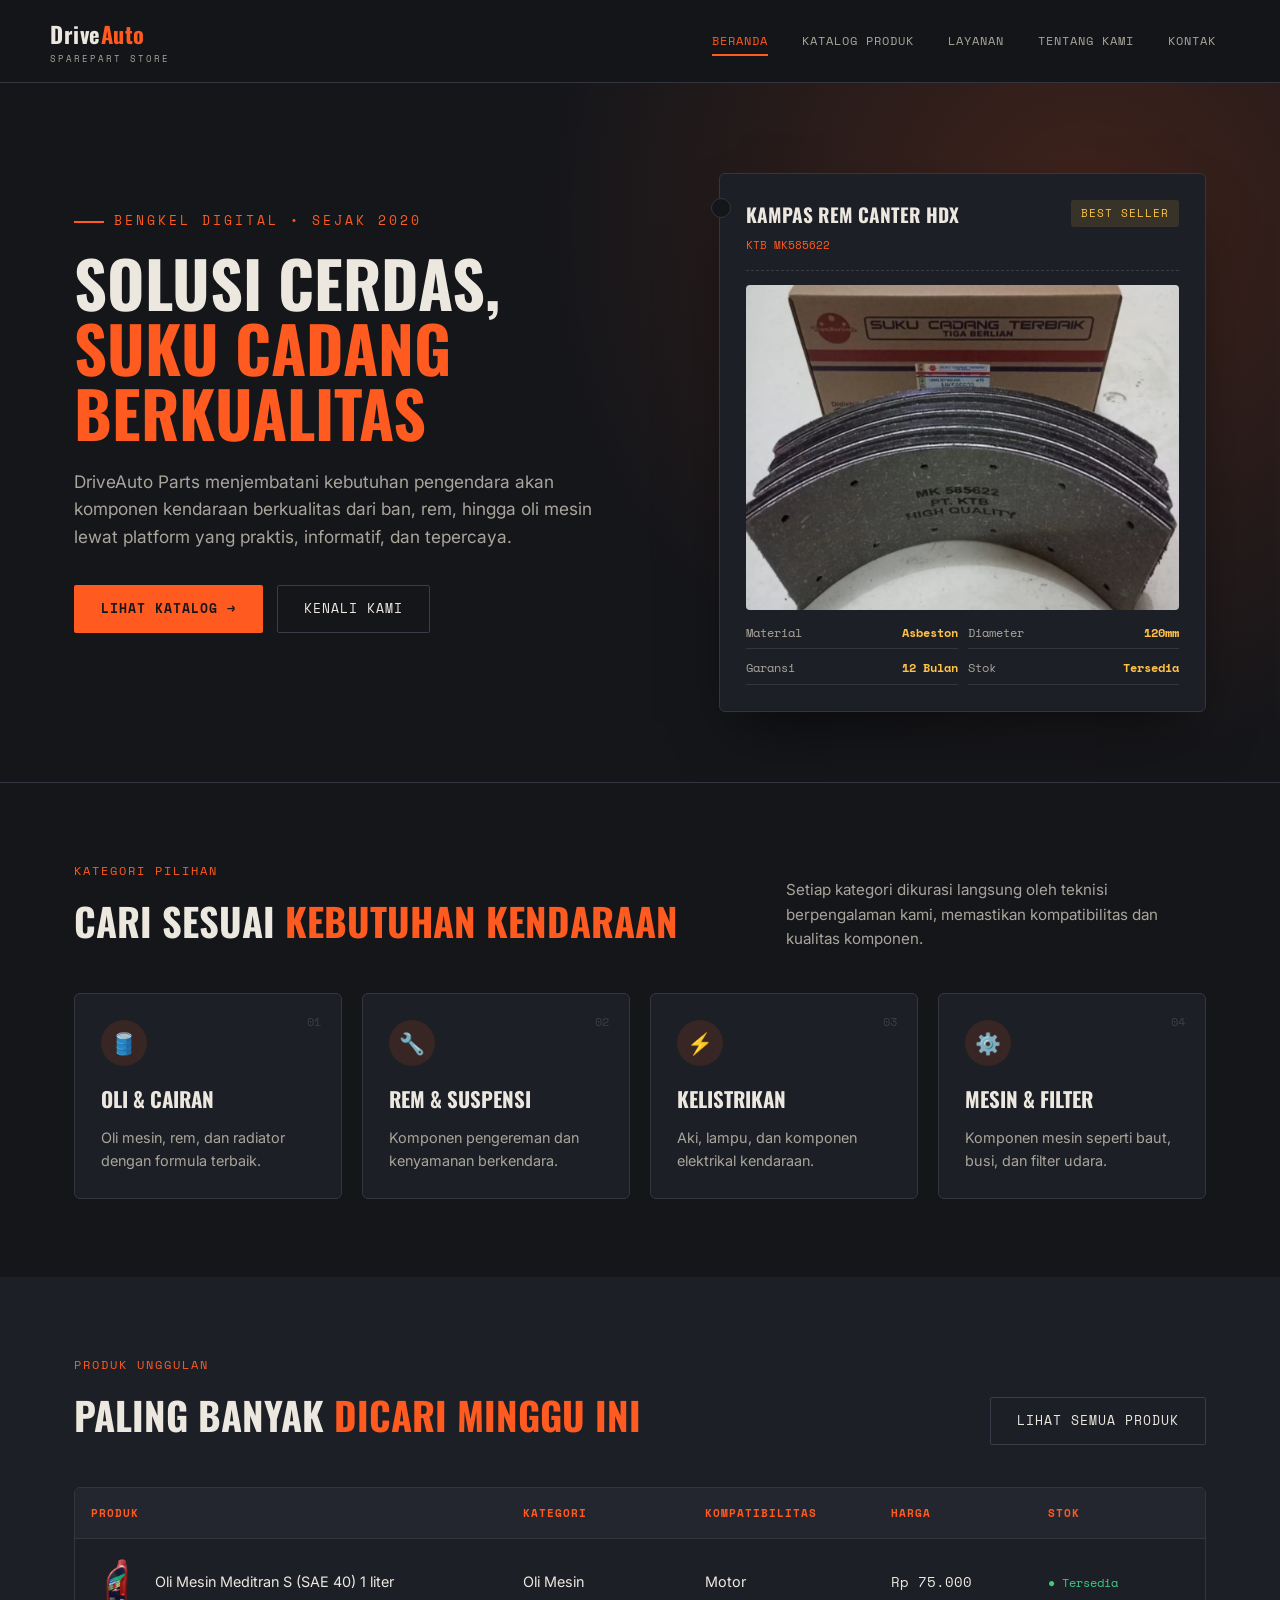
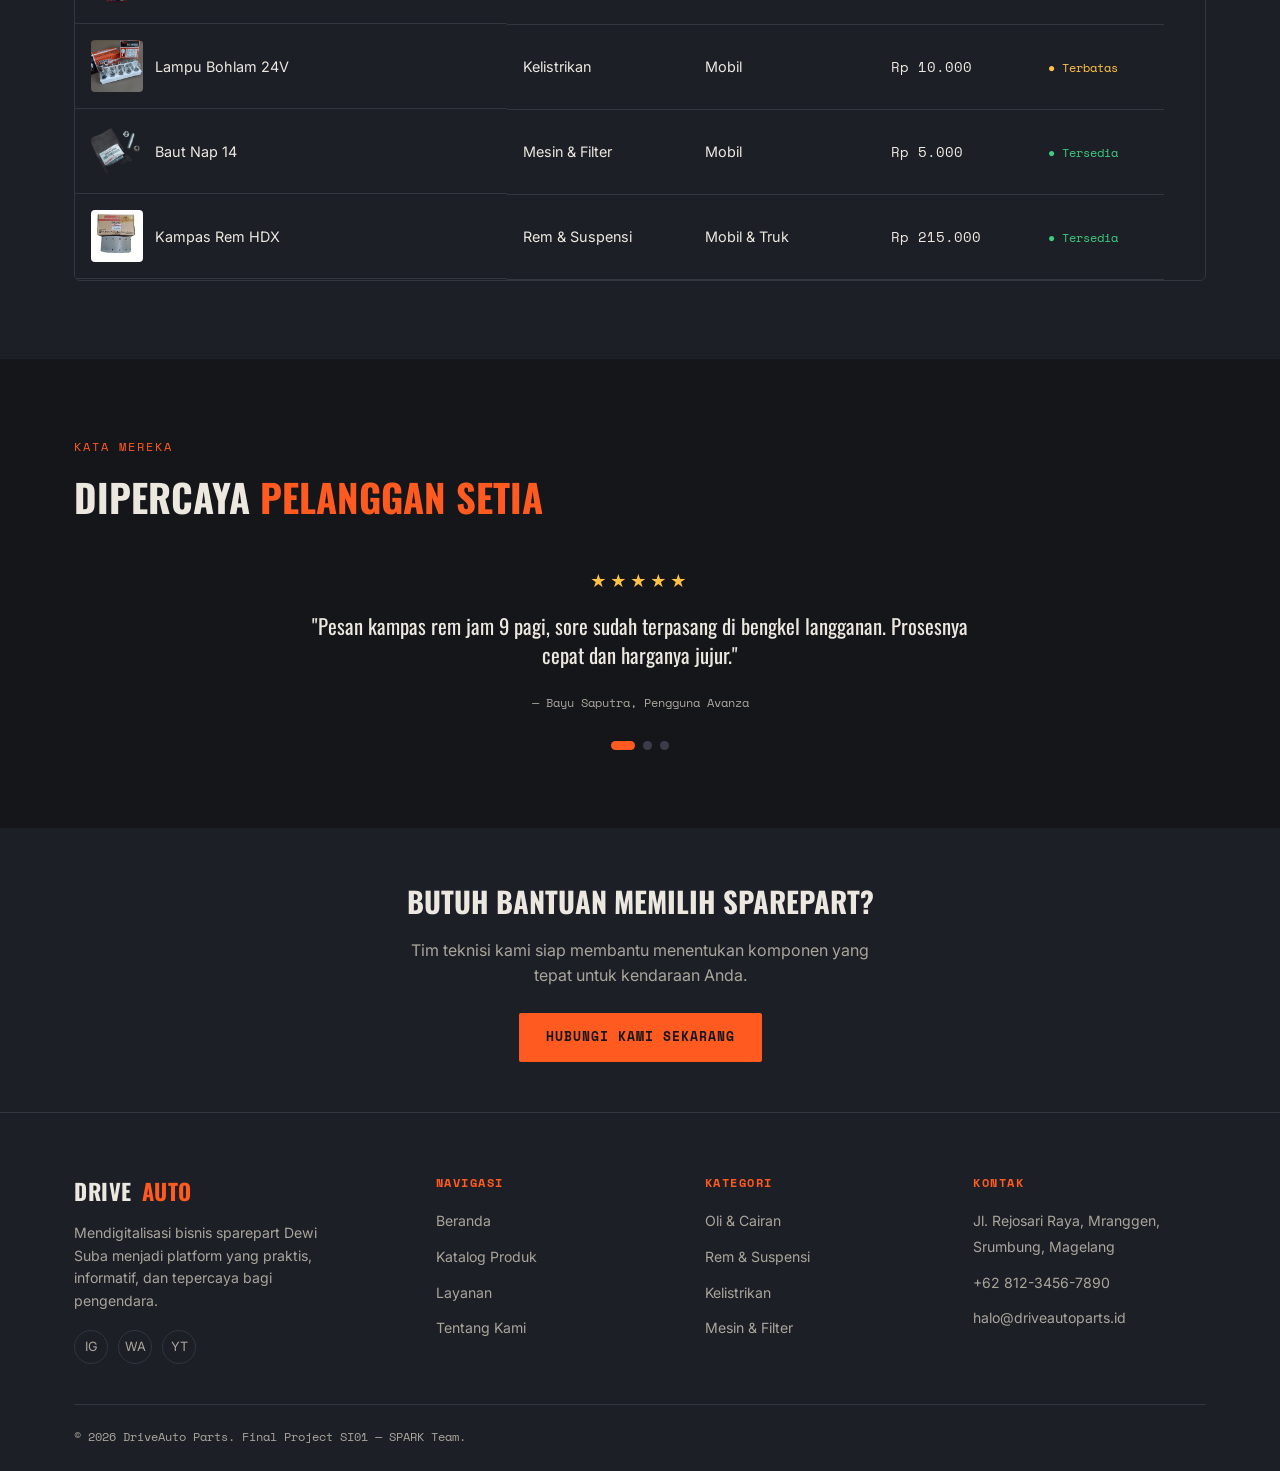
<file: index.html>
<!DOCTYPE html>
<html lang="id">
<head>
<meta charset="UTF-8">
<meta name="viewport" content="width=device-width, initial-scale=1.0">
<title>DriveAuto Parts — Sparepart Kendaraan Terpercaya</title>
<meta name="description" content="DriveAuto Parts menyediakan sparepart kendaraan berkualitas, lengkap, dan tepercaya. Belanja cepat, aman, dan bergaransi.">
<link rel="stylesheet" href="assets/css/style.css">
</head>
<body>

<header class="site-header">
  <div class="wrap nav">
    <a href="index.html" class="brand">
      <span>Drive<span class="dot">Auto</span><br><small>SPAREPART STORE</small></span>
    </a>
    <nav class="nav-links">
      <a href="index.html" class="active">Beranda</a>
      <a href="produk.html">Katalog Produk</a>
      <a href="layanan.html">Layanan</a>
      <a href="tentang.html">Tentang Kami</a>
      <a href="kontak.html">Kontak</a>
    </nav>
  </div>
</header>

<section class="hero">
  <div class="wrap hero-grid">
    <div>
      <span class="eyebrow">Bengkel Digital • Sejak 2020</span>
      <h1>SOLUSI CERDAS,<br><span>SUKU CADANG BERKUALITAS</span></h1>
      <p class="lead">DriveAuto Parts menjembatani kebutuhan pengendara akan komponen kendaraan berkualitas dari ban,
         rem, hingga oli mesin lewat platform yang praktis, informatif, dan tepercaya.</p>
      <div class="hero-actions">
        <a href="produk.html" class="btn btn-primary">Lihat Katalog →</a>
        <a href="tentang.html" class="btn btn-ghost">Kenali Kami</a>
      </div>
    </div>

    <div class="parts-tag">
      <div class="parts-tag-head">
        <div>
          <h3>Kampas Rem Canter HDX</h3>
          <span class="tag-code">KTB MK585622</span>
        </div>
        <span class="badge">Best Seller</span>
      </div>
      <div class="tag-img">
        <img src="assets/img/kampas.jpg" alt="Kampas Rem Canter HDX DriveAuto Parts">
      </div>
      <div class="tag-specs">
        <div><span>Material</span><b>Asbeston</b></div>
        <div><span>Diameter</span><b>120mm</b></div>
        <div><span>Garansi</span><b>12 Bulan</b></div>
        <div><span>Stok</span><b>Tersedia</b></div>
      </div>
    </div>
  </div>
</section>

<section class="section">
  <div class="wrap">
    <div class="section-head">
      <div>
        <span class="kicker">Kategori Pilihan</span>
        <h2>Cari Sesuai <span>Kebutuhan Kendaraan</span></h2>
      </div>
      <p>Setiap kategori dikurasi langsung oleh teknisi berpengalaman kami,
        memastikan kompatibilitas dan kualitas komponen.</p>
    </div>

    <div class="grid-4">
      <div class="cat-card">
        <span class="num">01</span>
        <div class="cat-icon">🛢️</div>
        <h3>Oli &amp; Cairan</h3>
        <p>Oli mesin, rem, dan radiator dengan formula terbaik.</p>
      </div>
      <div class="cat-card">
        <span class="num">02</span>
        <div class="cat-icon">🔧</div>
        <h3>Rem &amp; Suspensi</h3>
        <p>Komponen pengereman dan kenyamanan berkendara.</p>
      </div>
      <div class="cat-card">
        <span class="num">03</span>
        <div class="cat-icon">⚡</div>
        <h3>Kelistrikan</h3>
        <p>Aki, lampu, dan komponen elektrikal kendaraan.</p>
      </div>
      <div class="cat-card">
        <span class="num">04</span>
        <div class="cat-icon">⚙️</div>
        <h3>Mesin &amp; Filter</h3>
        <p>Komponen mesin seperti baut, busi, dan filter udara.</p>
      </div>
    </div>
  </div>
</section>

<section class="section alt">
  <div class="wrap">
    <div class="section-head">
      <div>
        <span class="kicker">Produk Unggulan</span>
        <h2>Paling Banyak <span>Dicari Minggu Ini</span></h2>
      </div>
      <a href="produk.html" class="btn btn-ghost">Lihat Semua Produk</a>
    </div>

    <div class="table-wrap">
      <table class="parts-table">
        <thead>
          <tr><th>Produk</th><th>Kategori</th><th>Kompatibilitas</th><th>Harga</th><th>Stok</th><th></th></tr>
        </thead>
        <tbody>
          <tr>
            <td class="prod-name"><img class="prod-thumb" src="assets/img/olimeds.png" 
              alt="Oli mesin Meditran">Oli Mesin Meditran S (SAE 40) 1 liter</td>
            <td>Oli Mesin</td><td>Motor</td><td class="price">Rp 75.000</td>
            <td><span class="stock-ok">● Tersedia</span></td>
          </tr>
          <tr>
            <td class="prod-name"><img class="prod-thumb" src="assets/img/lampu24w.jpg" 
              alt="Lampu bohlam 24V">Lampu Bohlam 24V</td>
            <td>Kelistrikan</td><td>Mobil</td><td class="price">Rp 10.000</td>
            <td><span class="stock-low">● Terbatas</span></td>
          </tr>
          <tr>
            <td class="prod-name"><img class="prod-thumb" src="assets/img/b.nap14.png" 
              alt="baut nap 14">Baut Nap 14</td>
            <td>Mesin &amp; Filter</td><td>Mobil</td><td class="price">Rp 5.000</td>
            <td><span class="stock-ok">● Tersedia</span></td>
          </tr>
          <tr>
            <td class="prod-name"><img class="prod-thumb" src="assets/img/k.remhdx.jpeg" 
              alt="Kampas rem hdx">Kampas Rem HDX</td>
            <td>Rem &amp; Suspensi</td><td>Mobil &amp; Truk</td><td class="price">Rp 215.000</td>
            <td><span class="stock-ok">● Tersedia</span></td>
          </tr>
        </tbody>
      </table>
    </div>
  </div>
</section>

<section class="section">
  <div class="wrap">
    <div class="section-head">
      <div>
        <span class="kicker">Kata Mereka</span>
        <h2>Dipercaya <span>Pelanggan Setia</span></h2>
      </div>
    </div>
    <div class="slider">
      <div class="slide active">
        <div class="stars">★★★★★</div>
        <blockquote>"Pesan kampas rem jam 9 pagi, sore sudah terpasang di bengkel langganan. Prosesnya cepat dan harganya jujur."</blockquote>
        <cite>— Bayu Saputra, Pengguna Avanza</cite>
      </div>
      <div class="slide">
        <div class="stars">★★★★★</div>
        <blockquote>"Stok selalu update dan nomor part-nya akurat, jadi tidak salah beli komponen untuk motor matic saya."</blockquote>
        <cite>— Rina Kartika, Pengguna Vario</cite>
      </div>
      <div class="slide">
        <div class="stars">★★★★☆</div>
        <blockquote>"Tim CS-nya responsif banget kalau ditanya kompatibilitas sparepart. Sangat membantu pemula seperti saya."</blockquote>
        <cite>— Dimas Pratama, Pengguna Xenia</cite>
      </div>
      <div class="slider-dots">
        <button class="active"></button><button></button><button></button>
      </div>
    </div>
  </div>
</section>

<section class="section-tight alt">
  <div class="wrap" style="text-align:center;">
    <h2 style="font-family:var(--font-display);text-transform:uppercase;font-size:1.8rem;margin-bottom:14px;">
      Butuh Bantuan Memilih Sparepart?</h2>
    <p style="color:var(--paper-dim);max-width:480px;margin:0 auto 24px;">
      Tim teknisi kami siap membantu menentukan komponen yang tepat untuk kendaraan Anda.</p>
    <a href="kontak.html" class="btn btn-primary">Hubungi Kami Sekarang</a>
  </div>
</section>

<footer class="site-footer">
  <div class="wrap">
    <div class="footer-grid">
      <div>
        <div class="brand" style="margin-bottom:14px;">DRIVE<span class="dot">AUTO</span></div>
        <p style="color:var(--paper-dim);font-size:.88rem;max-width:280px;">Mendigitalisasi bisnis sparepart 
          Dewi Suba menjadi platform yang praktis, informatif, dan tepercaya bagi pengendara.</p>
        <div class="social-row" style="margin-top:18px;">
          <a href="#" aria-label="Instagram">IG</a>
          <a href="#" aria-label="WhatsApp">WA</a>
          <a href="#" aria-label="YouTube">YT</a>
        </div>
      </div>
      <div>
        <h5>Navigasi</h5>
        <ul>
          <li><a href="index.html">Beranda</a></li>
          <li><a href="produk.html">Katalog Produk</a></li>
          <li><a href="layanan.html">Layanan</a></li>
          <li><a href="tentang.html">Tentang Kami</a></li>
        </ul>
      </div>
      <div>
        <h5>Kategori</h5>
        <ul>
          <li><a href="produk.html">Oli &amp; Cairan</a></li>
          <li><a href="produk.html">Rem &amp; Suspensi</a></li>
          <li><a href="produk.html">Kelistrikan</a></li>
          <li><a href="produk.html">Mesin &amp; Filter</a></li>
        </ul>
      </div>
      <div>
        <h5>Kontak</h5>
        <ul>
          <li><a href="kontak.html">Jl. Rejosari Raya, Mranggen, Srumbung, Magelang</a></li>
          <li><a href="tel:+6281234567890">+62 812-3456-7890</a></li>
          <li><a href="mailto:halo@driveautoparts.id">halo@driveautoparts.id</a></li>
        </ul>
      </div>
    </div>
    <div class="footer-bottom">
      <span>© <span id="current-year">2026</span> DriveAuto Parts. Final Project SI01 — SPARK Team.</span>
    </div>
  </div>
</footer>

<script src="assets/js/main.js"></script>
</body>
</html>
</file>
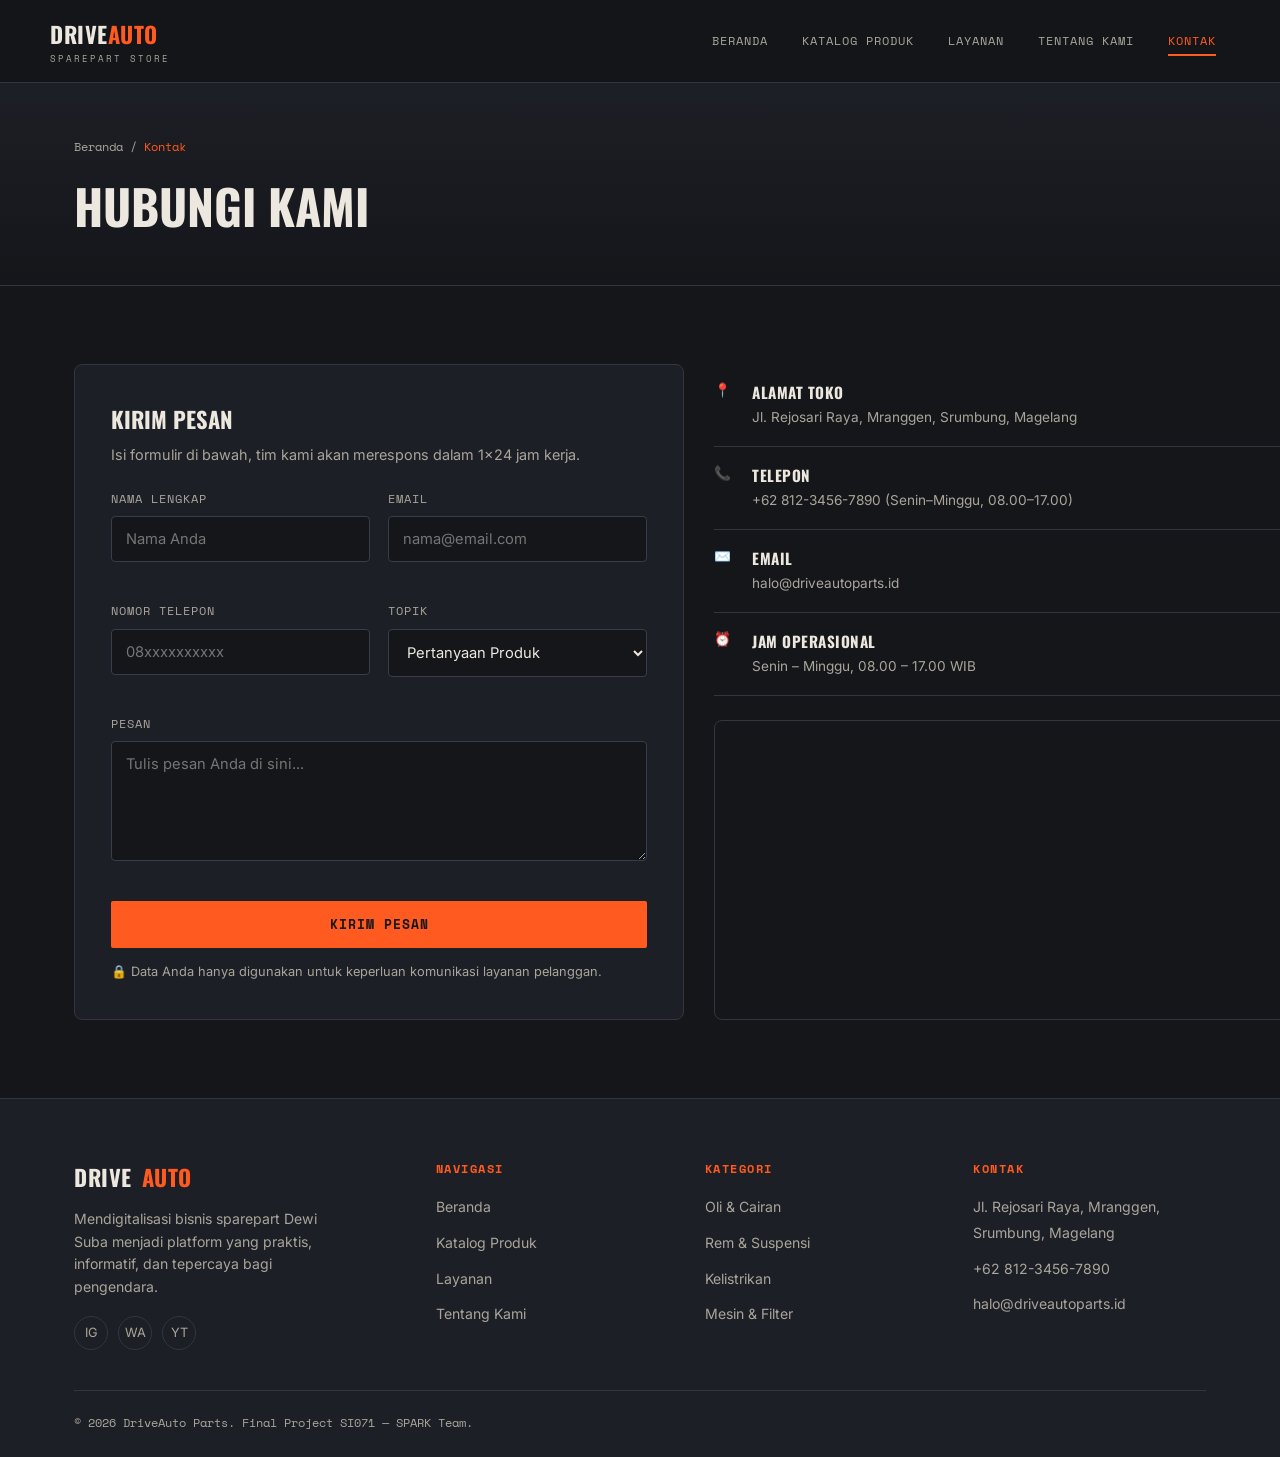
<file: kontak.html>
<!DOCTYPE html>
<html lang="id">
<head>
<meta charset="UTF-8">
<meta name="viewport" content="width=device-width, initial-scale=1.0">
<title>Kontak — DriveAuto Parts</title>
<meta name="description" content="Hubungi DriveAuto Parts untuk pertanyaan seputar sparepart kendaraan, pengiriman, dan kerja sama.">
<link rel="stylesheet" href="assets/css/style.css">
</head>
<body>

<header class="site-header">
  <div class="wrap nav">
    <a href="index.html" class="brand">
      <span>DRIVE<span class="dot">AUTO</span><br><small>SPAREPART STORE</small></span>
    </a>
    <nav class="nav-links">
      <a href="index.html">Beranda</a>
      <a href="produk.html">Katalog Produk</a>
      <a href="layanan.html">Layanan</a>
      <a href="tentang.html">Tentang Kami</a>
      <a href="kontak.html" class="active">Kontak</a>
    </nav>
  </div>
</header>

<section class="page-banner">
  <div class="wrap">
    <div class="breadcrumb">Beranda / <span>Kontak</span></div>
    <h1>Hubungi Kami</h1>
  </div>
</section>

<section class="section">
  <div class="wrap grid-2" style="align-items:flex-start;">
    <div class="form-card">
      <h2 style="font-family:var(--font-display);text-transform:uppercase;font-size:1.4rem;margin-bottom:6px;">Kirim Pesan</h2>
      <p style="color:var(--paper-dim);font-size:.9rem;margin-bottom:24px;">Isi formulir di bawah, tim kami akan merespons dalam 1x24 jam kerja.</p>

      <form id="contact-form" novalidate>
        <div class="form-row">
          <div class="field">
            <label for="f-name">Nama Lengkap</label>
            <input type="text" id="f-name" name="name" placeholder="Nama Anda">
            <span class="error" id="err-name"></span>
          </div>
          <div class="field">
            <label for="f-email">Email</label>
            <input type="email" id="f-email" name="email" placeholder="nama@email.com">
            <span class="error" id="err-email"></span>
          </div>
        </div>
        <div class="form-row">
          <div class="field">
            <label for="f-phone">Nomor Telepon</label>
            <input type="tel" id="f-phone" name="phone" placeholder="08xxxxxxxxxx">
            <span class="error" id="err-phone"></span>
          </div>
          <div class="field">
            <label for="f-topic">Topik</label>
            <select id="f-topic" name="topic">
              <option>Pertanyaan Produk</option>
              <option>Pemesanan</option>
              <option>Klaim Garansi</option>
              <option>Kerja Sama Mitra Bengkel</option>
              <option>Lainnya</option>
            </select>
          </div>
        </div>
        <div class="form-row">
          <div class="field full">
            <label for="f-message">Pesan</label>
            <textarea id="f-message" name="message" placeholder="Tulis pesan Anda di sini..."></textarea>
            <span class="error" id="err-message"></span>
          </div>
        </div>
        <button type="submit" class="btn btn-primary btn-block">Kirim Pesan</button>
        <p class="form-note">🔒 Data Anda hanya digunakan untuk keperluan komunikasi layanan pelanggan.</p>
      </form>
    </div>

    <div>
      <ul class="info-list">
        <li>
          <span class="ic">📍</span>
          <div><b>Alamat Toko</b><span>Jl. Rejosari Raya, Mranggen, Srumbung, Magelang</span></div>
        </li>
        <li>
          <span class="ic">📞</span>
          <div><b>Telepon</b><span>+62 812-3456-7890 (Senin–Minggu, 08.00–17.00)</span></div>
        </li>
        <li>
          <span class="ic">✉️</span>
          <div><b>Email</b><span>halo@driveautoparts.id</span></div>
        </li>
        <li>
          <span class="ic">⏰</span>
          <div><b>Jam Operasional</b><span>Senin – Minggu, 08.00 – 17.00 WIB</span></div>
        </li>
      </ul>

      <div style="margin-top:24px;border-radius:8px;overflow:hidden;border:1px solid var(--line);height:300px;">
        <iframe src="https://www.google.com/maps/embed?pb=!1m18!1m12!1m3!1d3259.668989979401!2d110.3341272!3d-7.5903152999999985!2m3!1f0!2f0!3f0!3m2!1i1024!2i768!4f13.1!3m3!1m2!1s0x2e7a61cde44954c1%3A0xeb7a375cf65faf00!2sJl.%20Rejosari%20Raya%2C%20Kabupaten%20Magelang%2C%20Jawa%20Tengah!5e1!3m2!1sen!2sid!4v1783181379009!5m2!1sen!2sid" 
        width="600" height="450" style="border:0;" allowfullscreen="" loading="lazy" referrerpolicy="strict-origin-when-cross-origin"></iframe>
      </div>
    </div>
  </div>
</section>

<footer class="site-footer">
  <div class="wrap">
    <div class="footer-grid">
      <div>
        <div class="brand" style="margin-bottom:14px;">DRIVE<span class="dot">AUTO</span></div>
        <p style="color:var(--paper-dim);font-size:.88rem;max-width:280px;">Mendigitalisasi bisnis sparepart 
          Dewi Suba menjadi platform yang praktis, informatif, dan tepercaya bagi pengendara.</p>
        <div class="social-row" style="margin-top:18px;">
          <a href="#" aria-label="Instagram">IG</a>
          <a href="#" aria-label="WhatsApp">WA</a>
          <a href="#" aria-label="YouTube">YT</a>
        </div>
      </div>
      <div>
        <h5>Navigasi</h5>
        <ul>
          <li><a href="index.html">Beranda</a></li>
          <li><a href="produk.html">Katalog Produk</a></li>
          <li><a href="layanan.html">Layanan</a></li>
          <li><a href="tentang.html">Tentang Kami</a></li>
        </ul>
      </div>
      <div>
        <h5>Kategori</h5>
        <ul>
          <li><a href="produk.html">Oli &amp; Cairan</a></li>
          <li><a href="produk.html">Rem &amp; Suspensi</a></li>
          <li><a href="produk.html">Kelistrikan</a></li>
          <li><a href="produk.html">Mesin &amp; Filter</a></li>
        </ul>
      </div>
      <div>
        <h5>Kontak</h5>
        <ul>
          <li><a href="kontak.html">Jl. Rejosari Raya, Mranggen, Srumbung, Magelang</a></li>
          <li><a href="tel:+6281234567890">+62 812-3456-7890</a></li>
          <li><a href="mailto:halo@driveautoparts.id">halo@driveautoparts.id</a></li>
        </ul>
      </div>
    </div>
    <div class="footer-bottom">
      <span>© <span id="current-year">2026</span> DriveAuto Parts. Final Project SI071 — SPARK Team.</span>
    </div>
  </div>
</footer>

<script src="assets/js/main.js"></script>
</body>
</html>
</file>
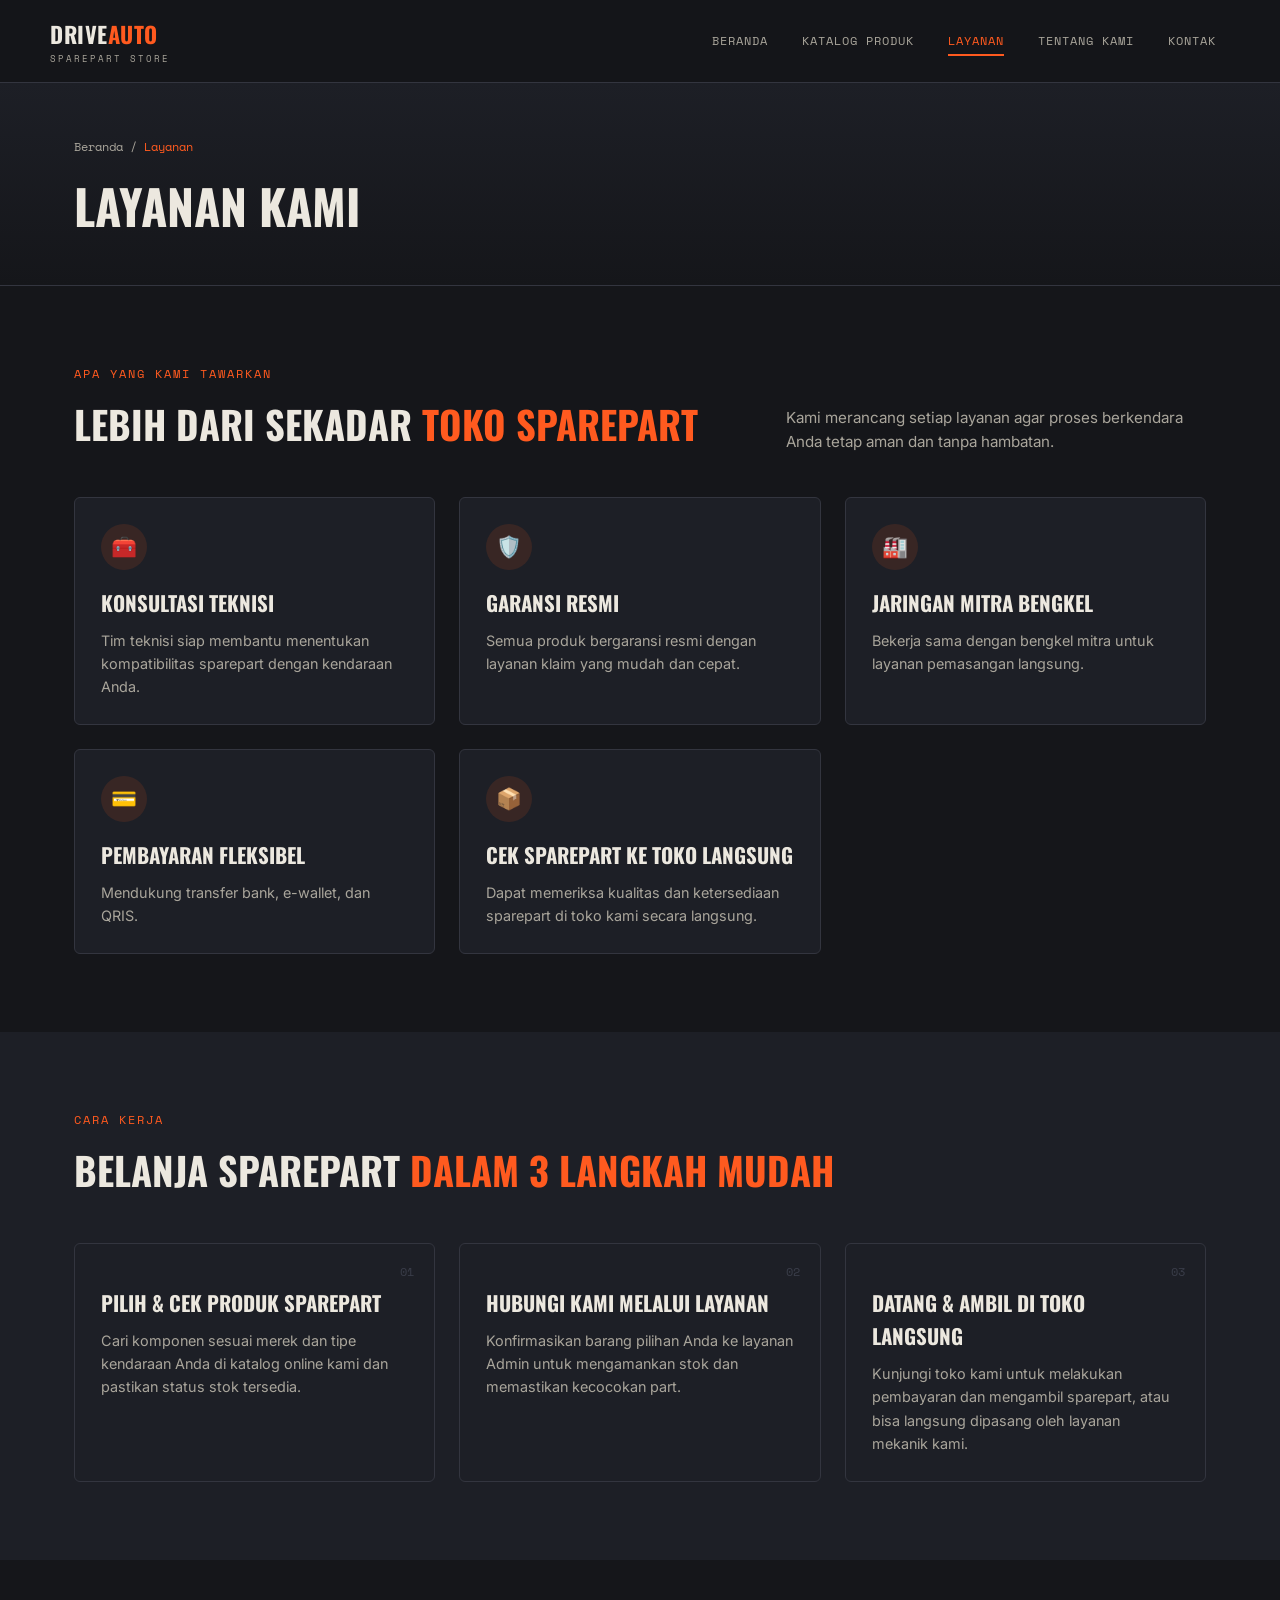
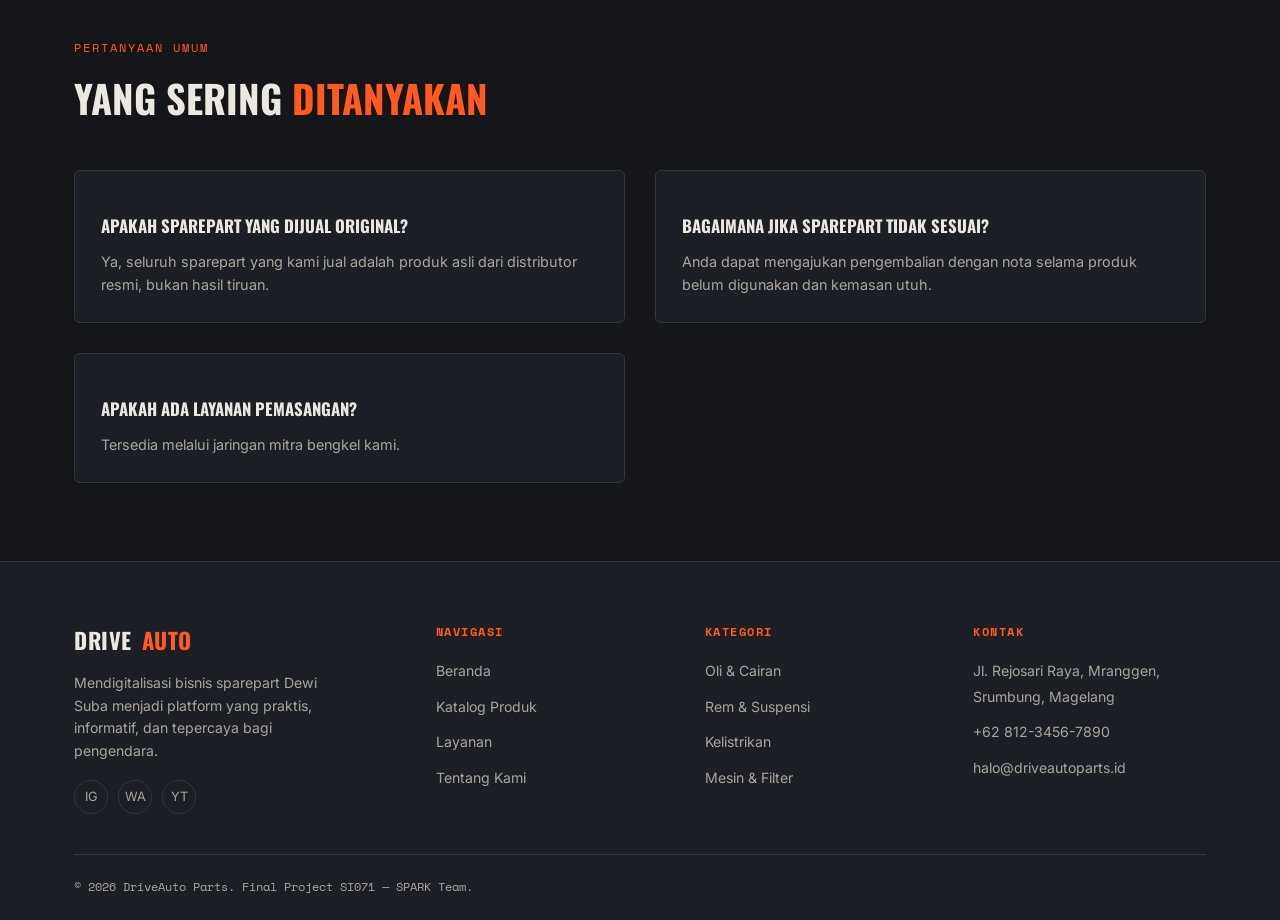
<file: layanan.html>
<!DOCTYPE html>
<html lang="id">
<head>
<meta charset="UTF-8">
<meta name="viewport" content="width=device-width, initial-scale=1.0">
<title>Layanan — DriveAuto Parts</title>
<meta name="description" content="Layanan DriveAuto Parts: pengiriman cepat, konsultasi teknisi, garansi resmi, dan pemasangan mitra bengkel.">
<link rel="stylesheet" href="assets/css/style.css">
</head>
<body>

<header class="site-header">
  <div class="wrap nav">
    <a href="index.html" class="brand">
      <span>DRIVE<span class="dot">AUTO</span><br><small>SPAREPART STORE</small></span>
    </a>
    <nav class="nav-links">
      <a href="index.html">Beranda</a>
      <a href="produk.html">Katalog Produk</a>
      <a href="layanan.html" class="active">Layanan</a>
      <a href="tentang.html">Tentang Kami</a>
      <a href="kontak.html">Kontak</a>
    </nav>
  </div>
</header>

<section class="page-banner">
  <div class="wrap">
    <div class="breadcrumb">Beranda / <span>Layanan</span></div>
    <h1>Layanan Kami</h1>
  </div>
</section>

<section class="section">
  <div class="wrap">
    <div class="section-head">
      <div>
        <span class="kicker">Apa yang Kami Tawarkan</span>
        <h2>Lebih dari Sekadar <span>Toko Sparepart</span></h2>
      </div>
      <p>Kami merancang setiap layanan agar proses berkendara Anda tetap aman dan tanpa hambatan.</p>
    </div>

    <div class="grid-3">
      <div class="cat-card">
        <div class="cat-icon">🧰</div>
        <h3>Konsultasi Teknisi</h3>
        <p>Tim teknisi siap membantu menentukan kompatibilitas sparepart dengan kendaraan Anda.</p>
      </div>
      <div class="cat-card">
        <div class="cat-icon">🛡️</div>
        <h3>Garansi Resmi</h3>
        <p>Semua produk bergaransi resmi dengan layanan klaim yang mudah dan cepat.</p>
      </div>
      <div class="cat-card">
        <div class="cat-icon">🏭</div>
        <h3>Jaringan Mitra Bengkel</h3>
        <p>Bekerja sama dengan bengkel mitra untuk layanan pemasangan langsung.</p>
      </div>
      <div class="cat-card">
        <div class="cat-icon">💳</div>
        <h3>Pembayaran Fleksibel</h3>
        <p>Mendukung transfer bank, e-wallet, dan QRIS.</p>
      </div>
      <div class="cat-card">
        <div class="cat-icon">📦</div>
        <h3>Cek Sparepart Ke Toko Langsung</h3>
        <p>Dapat memeriksa kualitas dan ketersediaan sparepart di toko kami secara langsung.</p>
      </div>
    </div>
  </div>
</section>

<section class="section alt">
  <div class="wrap">
    <div class="section-head">
      <div>
        <span class="kicker">Cara Kerja</span>
        <h2>Belanja Sparepart <span>dalam 3 Langkah Mudah</span></h2>
      </div>
    </div>
    <div class="grid-3">
      <div class="cat-card">
        <span class="num">01</span>
        <h3>Pilih & Cek Produk Sparepart</h3>
        <p>Cari komponen sesuai merek dan tipe kendaraan Anda di katalog online kami dan pastikan status stok tersedia.</p>
      </div>
      <div class="cat-card">
        <span class="num">02</span>
        <h3>Hubungi Kami Melalui Layanan</h3>
        <p>Konfirmasikan barang pilihan Anda ke layanan Admin untuk mengamankan stok dan memastikan kecocokan part.</p>
      </div>
      <div class="cat-card">
        <span class="num">03</span>
        <h3>Datang & Ambil di Toko Langsung</h3>
        <p>Kunjungi toko kami untuk melakukan pembayaran dan mengambil sparepart, atau bisa langsung dipasang oleh layanan mekanik kami.</p>
      </div>
    </div>
  </div>
</section>

<section class="section">
  <div class="wrap">
    <div class="section-head">
      <div>
        <span class="kicker">Pertanyaan Umum</span>
        <h2>Yang Sering <span>Ditanyakan</span></h2>
      </div>
    </div>
    <div class="grid-2">
      <div class="cat-card">
        <h3 style="font-size:1.05rem;">Apakah sparepart yang dijual original?</h3>
        <p>Ya, seluruh sparepart yang kami jual adalah produk asli dari distributor resmi, bukan hasil tiruan.</p>
      </div>
      <div class="cat-card">
        <h3 style="font-size:1.05rem;">Bagaimana jika sparepart tidak sesuai?</h3>
        <p>Anda dapat mengajukan pengembalian dengan nota selama produk belum digunakan dan kemasan utuh.</p>
      </div>
      <div class="cat-card">
        <h3 style="font-size:1.05rem;">Apakah ada layanan pemasangan?</h3>
        <p>Tersedia melalui jaringan mitra bengkel kami.</p>
      </div>
    </div>
  </div>
</section>

<footer class="site-footer">
  <div class="wrap">
    <div class="footer-grid">
      <div>
        <div class="brand" style="margin-bottom:14px;">DRIVE<span class="dot">AUTO</span></div>
        <p style="color:var(--paper-dim);font-size:.88rem;max-width:280px;">Mendigitalisasi bisnis sparepart 
          Dewi Suba menjadi platform yang praktis, informatif, dan tepercaya bagi pengendara.</p>
        <div class="social-row" style="margin-top:18px;">
          <a href="#" aria-label="Instagram">IG</a>
          <a href="#" aria-label="WhatsApp">WA</a>
          <a href="#" aria-label="YouTube">YT</a>
        </div>
      </div>
      <div>
        <h5>Navigasi</h5>
        <ul>
          <li><a href="index.html">Beranda</a></li>
          <li><a href="produk.html">Katalog Produk</a></li>
          <li><a href="layanan.html">Layanan</a></li>
          <li><a href="tentang.html">Tentang Kami</a></li>
        </ul>
      </div>
      <div>
        <h5>Kategori</h5>
        <ul>
          <li><a href="produk.html">Oli &amp; Cairan</a></li>
          <li><a href="produk.html">Rem &amp; Suspensi</a></li>
          <li><a href="produk.html">Kelistrikan</a></li>
          <li><a href="produk.html">Mesin &amp; Filter</a></li>
        </ul>
      </div>
      <div>
        <h5>Kontak</h5>
        <ul>
          <li><a href="kontak.html">Jl. Rejosari Raya, Mranggen, Srumbung, Magelang</a></li>
          <li><a href="tel:+6281234567890">+62 812-3456-7890</a></li>
          <li><a href="mailto:halo@driveautoparts.id">halo@driveautoparts.id</a></li>
        </ul>
      </div>
    </div>
    <div class="footer-bottom">
      <span>© <span id="current-year">2026</span> DriveAuto Parts. Final Project SI071 — SPARK Team.</span>
    </div>
  </div>
</footer>

<script src="assets/js/main.js"></script>
</body>
</html>
</file>
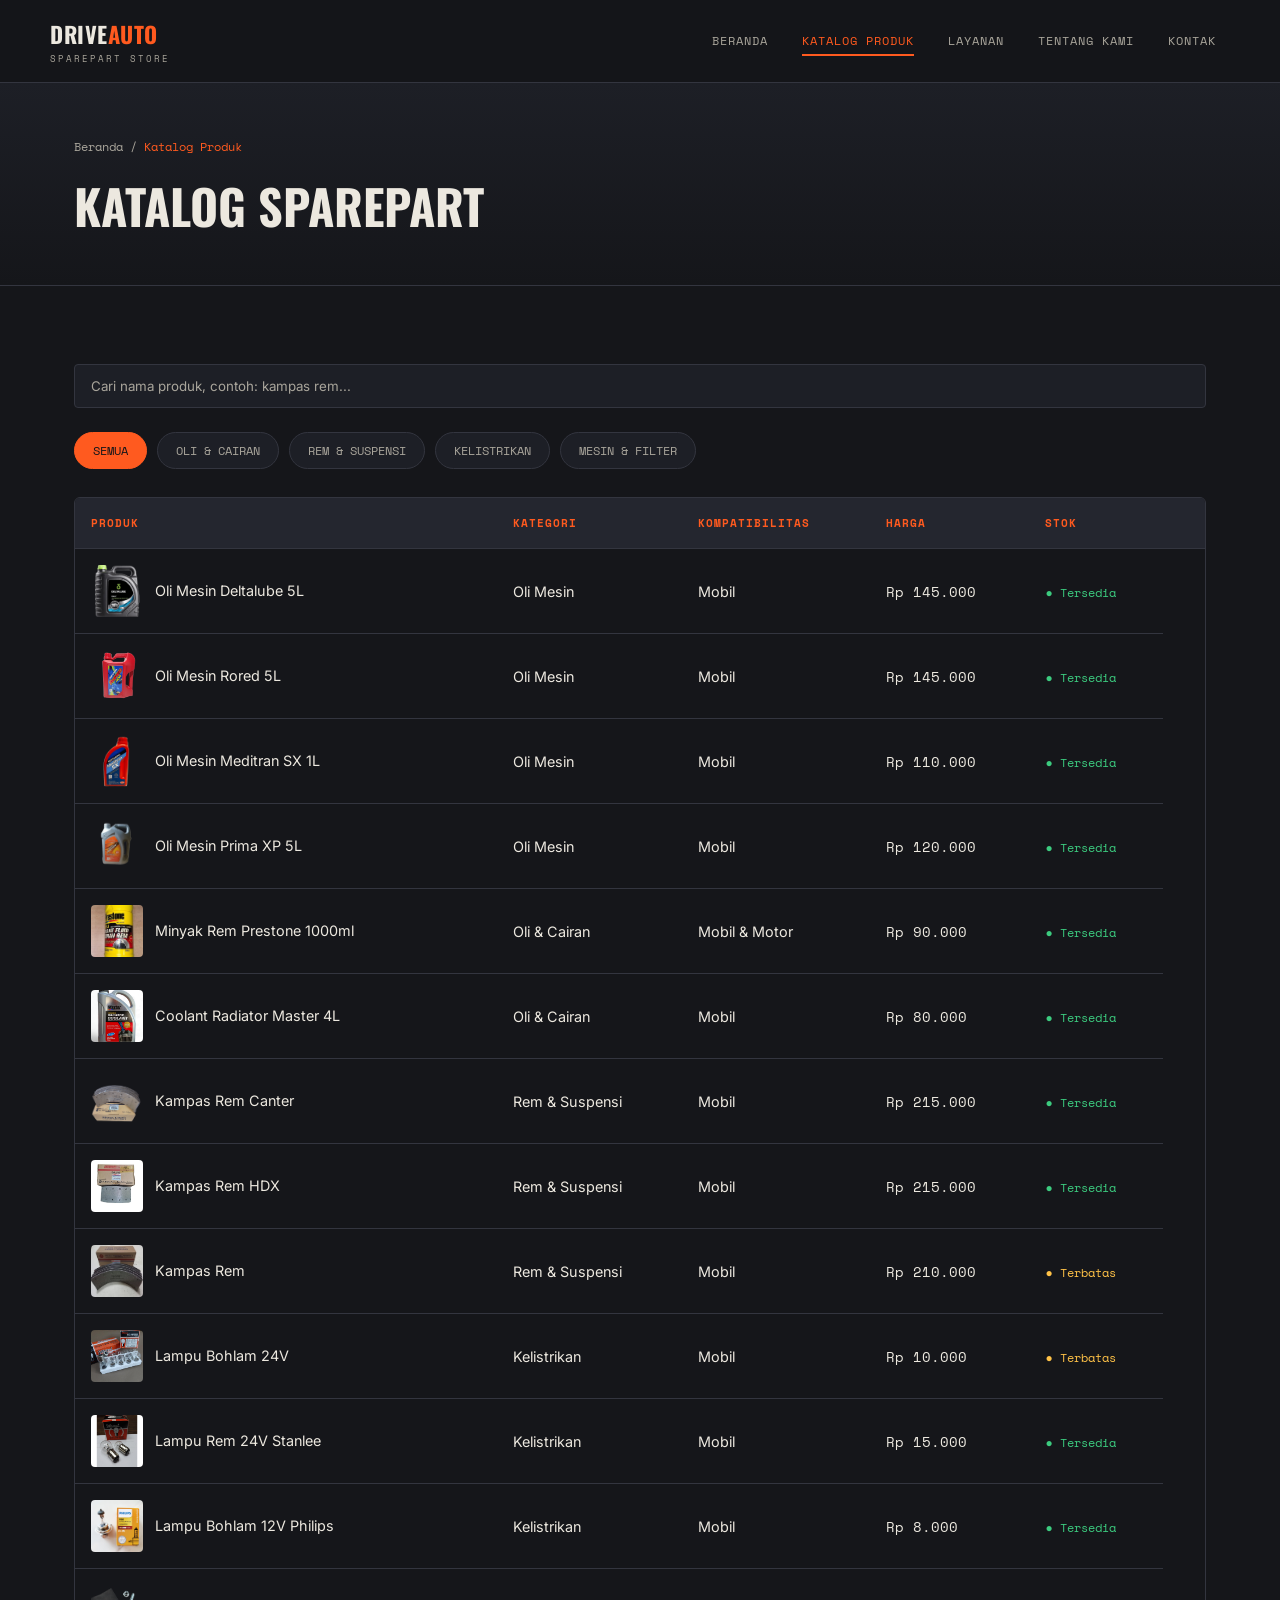
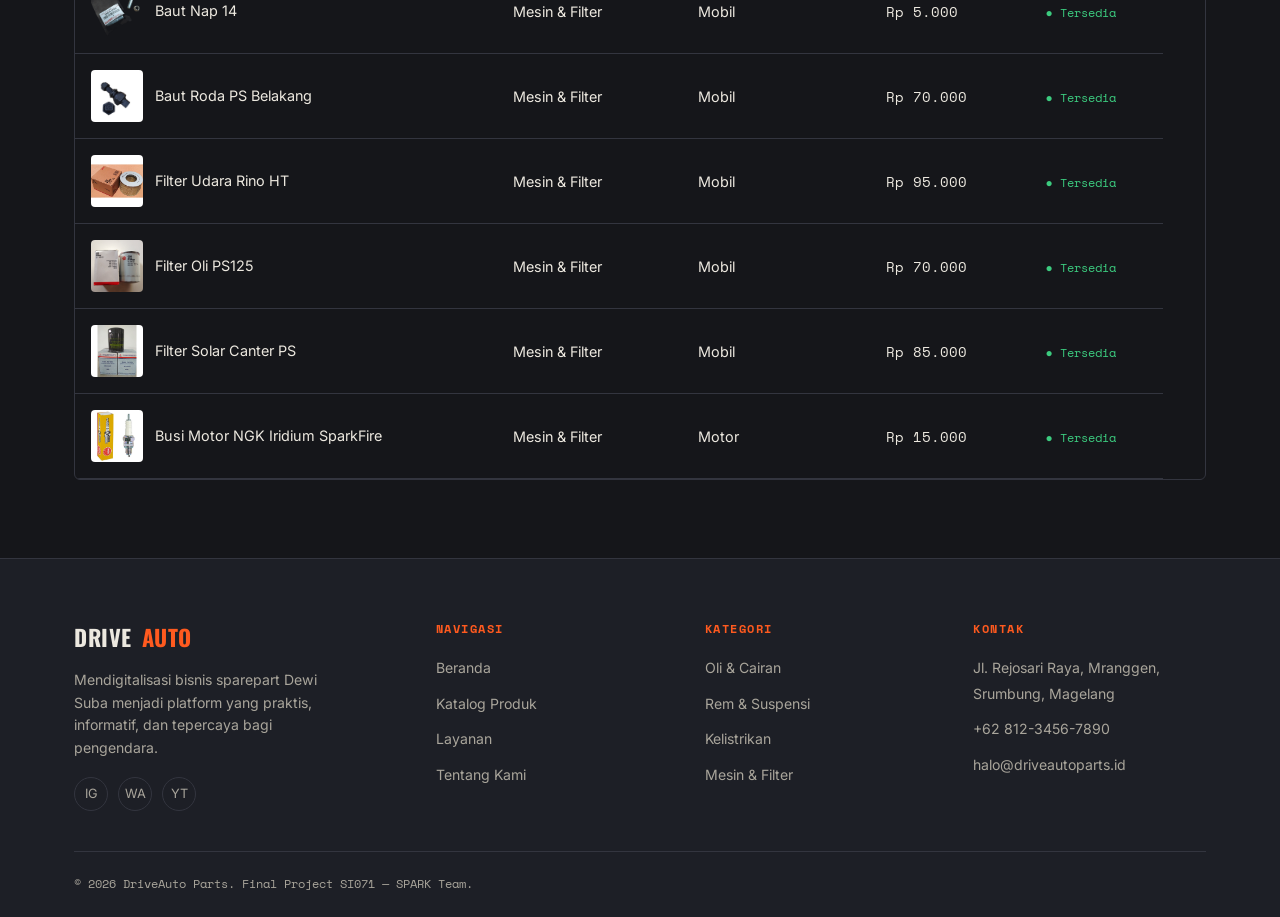
<file: produk.html>
<!DOCTYPE html>
<html lang="id">
<head>
<meta charset="UTF-8">
<meta name="viewport" content="width=device-width, initial-scale=1.0">
<title>Katalog Produk — DriveAuto Parts</title>
<meta name="description" content="Jelajahi katalog lengkap sparepart kendaraan DriveAuto Parts: ban, oli, rem, kelistrikan, dan lainnya.">
<link rel="stylesheet" href="assets/css/style.css">
</head>
<body>

<header class="site-header">
  <div class="wrap nav">
    <a href="index.html" class="brand">
      <span>DRIVE<span class="dot">AUTO</span><br><small>SPAREPART STORE</small></span>
    </a>
    <nav class="nav-links">
      <a href="index.html">Beranda</a>
      <a href="produk.html" class="active">Katalog Produk</a>
      <a href="layanan.html">Layanan</a>
      <a href="tentang.html">Tentang Kami</a>
      <a href="kontak.html">Kontak</a>
    </nav>
  </div>
</header>

<section class="page-banner">
  <div class="wrap">
    <div class="breadcrumb">Beranda / <span>Katalog Produk</span></div>
    <h1>Katalog Sparepart</h1>
  </div>
</section>

<section class="section">
  <div class="wrap">
    <div class="search-row">
      <input type="text" id="product-search" placeholder="Cari nama produk, contoh: kampas rem...">
    </div>
    <div class="filter-bar">
      <button class="active" data-filter="all">Semua</button>
      <button data-filter="oli">Oli &amp; Cairan</button>
      <button data-filter="rem">Rem &amp; Suspensi</button>
      <button data-filter="listrik">Kelistrikan</button>
      <button data-filter="mesin">Mesin &amp; Filter</button>
    </div>

    <div class="table-wrap">
      <table class="parts-table">
        <thead>
          <tr><th>Produk</th><th>Kategori</th><th>Kompatibilitas</th><th>Harga</th><th>Stok</th><th></th></tr>
        </thead>
        <tbody>
          <tr data-category="oli" data-name="Oli Mesin Deltalube 5L">
            <td class="prod-name"><img class="prod-thumb" src="assets/img/olideltalube.png" 
              alt="Oli mesin Deltalube 5L">Oli Mesin Deltalube 5L</td>
            <td>Oli Mesin</td><td>Mobil</td><td class="price">Rp 145.000</td>
            <td><span class="stock-ok">● Tersedia</span></td>
          </tr>
          <tr data-category="oli" data-name="Oli Mesin Rored 5L">
            <td class="prod-name"><img class="prod-thumb" src="assets/img/olirored.png" 
              alt="Oli mesin Rored 5L">Oli Mesin Rored 5L</td>
            <td>Oli Mesin</td><td>Mobil</td><td class="price">Rp 145.000</td>
            <td><span class="stock-ok">● Tersedia</span></td>
          </tr>
          <tr data-category="oli" data-name="Oli Mesin Meditran SX 1L">
            <td class="prod-name"><img class="prod-thumb" src="assets/img/olimedsx.png" 
              alt="Oli mesin Meditran SX 1L">Oli Mesin Meditran SX 1L</td>
            <td>Oli Mesin</td><td>Mobil</td><td class="price">Rp 110.000</td>
            <td><span class="stock-ok">● Tersedia</span></td>
          </tr>
          <tr data-category="oli" data-name="Oli Mesin Prima XP 5L">
            <td class="prod-name"><img class="prod-thumb" src="assets/img/oliprima.png" 
              alt="Oli mesin Prima XP 5L">Oli Mesin Prima XP 5L</td>
            <td>Oli Mesin</td><td>Mobil</td><td class="price">Rp 120.000</td>
            <td><span class="stock-ok">● Tersedia</span></td>
          </tr>
          <tr data-category="oli" data-name="Minyak Rem Prestone 1000ml">
            <td class="prod-name"><img class="prod-thumb" src="assets/img/minyakrem.jpg" 
              alt="Minyak rem Prestone 1000ml">Minyak Rem Prestone 1000ml</td>
            <td>Oli &amp; Cairan</td><td>Mobil & Motor</td><td class="price">Rp 90.000</td>
            <td><span class="stock-ok">● Tersedia</span></td>
          </tr>
          <tr data-category="oli" data-name="Coolant Radiator Master 4L">
            <td class="prod-name"><img class="prod-thumb" src="assets/img/coolantmaster.jpg" 
              alt="Coolant Radiator Master 4L">Coolant Radiator Master 4L</td>
            <td>Oli &amp; Cairan</td><td>Mobil</td><td class="price">Rp 80.000</td>
            <td><span class="stock-ok">● Tersedia</span></td>
          </tr>
          <tr data-category="rem" data-name="Kampas Rem Canter">
            <td class="prod-name"><img class="prod-thumb" src="assets/img/kampascanter.png" 
              alt="Kampas rem Canter">Kampas Rem Canter</td>
            <td>Rem &amp; Suspensi</td><td>Mobil</td><td class="price">Rp 215.000</td>
            <td><span class="stock-ok">● Tersedia</span></td>
          </tr>
          <tr data-category="rem" data-name="Kampas Rem HDX">
            <td class="prod-name"><img class="prod-thumb" src="assets/img/k.remhdx.jpeg" 
              alt="Kampas rem HDX">Kampas Rem HDX</td>
            <td>Rem &amp; Suspensi</td><td>Mobil</td><td class="price">Rp 215.000</td>
            <td><span class="stock-ok">● Tersedia</span></td>
          </tr>
          <tr data-category="rem" data-name="Kampas Rem">
            <td class="prod-name"><img class="prod-thumb" src="assets/img/kampas.jpg" 
              alt="Kampas rem">Kampas Rem</td>
            <td>Rem &amp; Suspensi</td><td>Mobil</td><td class="price">Rp 210.000</td>
            <td><span class="stock-low">● Terbatas</span></td>
          </tr>
          <tr data-category="listrik" data-name="lampu bohlam 24V">
            <td class="prod-name"><img class="prod-thumb" src="assets/img/lampu24w.jpg" 
              alt="Lampu bohlam 24V">Lampu Bohlam 24V</td>
            <td>Kelistrikan</td><td>Mobil</td><td class="price">Rp 10.000</td>
            <td><span class="stock-low">● Terbatas</span></td>
          </tr>
          <tr data-category="listrik" data-name="Lampu Rem 24V Stanlee">
            <td class="prod-name"><img class="prod-thumb" src="assets/img/lampurem.jpg"
              alt="Lampu Rem 24V Stanlee">Lampu Rem 24V Stanlee</td>
            <td>Kelistrikan</td><td>Mobil</td><td class="price">Rp 15.000</td>
            <td><span class="stock-ok">● Tersedia</span></td>
          </tr>
          <tr data-category="listrik" data-name="Lampu bohlam 12V Philips">
            <td class="prod-name"><img class="prod-thumb" src="assets/img/lampu12v.jpg"
              alt="Lampu bohlam 12V Philips">Lampu Bohlam 12V Philips</td>
            <td>Kelistrikan</td><td>Mobil</td><td class="price">Rp 8.000</td>
            <td><span class="stock-ok">● Tersedia</span></td>
          </tr>
          <tr data-category="mesin" data-name="Baut Nap 14">
            <td class="prod-name"><img class="prod-thumb" src="assets/img/b.nap14.png" 
              alt="Baut Nap 14">Baut Nap 14</td>
            <td>Mesin &amp; Filter</td><td>Mobil</td><td class="price">Rp 5.000</td>
            <td><span class="stock-ok">● Tersedia</span></td>
          </tr>
          <tr data-category="mesin" data-name="Baut Roda PS Belakang">
            <td class="prod-name"><img class="prod-thumb" src="assets/img/b.rdpsblkg.jpg" 
              alt="Baut Roda PS Belakang">Baut Roda PS Belakang</td>
            <td>Mesin &amp; Filter</td><td>Mobil</td><td class="price">Rp 70.000</td>
            <td><span class="stock-ok">● Tersedia</span></td>
          </tr>
          <tr data-category="mesin" data-name="Filter Udara Rino HT">
            <td class="prod-name"><img class="prod-thumb" src="assets/img/filterudararinoht.jpg" 
              alt="Filter Udara Rino HT">Filter Udara Rino HT</td>
            <td>Mesin &amp; Filter</td><td>Mobil</td><td class="price">Rp 95.000</td>
            <td><span class="stock-ok">● Tersedia</span></td>
          </tr>
          <tr data-category="mesin" data-name="Filter Oli PS125">
            <td class="prod-name"><img class="prod-thumb" src="assets/img/filterolips125.jpg" 
              alt="Filter Oli PS125">Filter Oli PS125</td>
            <td>Mesin &amp; Filter</td><td>Mobil</td><td class="price">Rp 70.000</td>
            <td><span class="stock-ok">● Tersedia</span></td>
          </tr>
          <tr data-category="mesin" data-name="Filter Solar Canter PS">
            <td class="prod-name"><img class="prod-thumb" src="assets/img/filtersolarctrps.jpg" 
              alt="Filter Solar Canter PS">Filter Solar Canter PS</td>
            <td>Mesin &amp; Filter</td><td>Mobil</td><td class="price">Rp 85.000</td>
            <td><span class="stock-ok">● Tersedia</span></td>
          </tr>
          <tr data-category="mesin" data-name="Busi Motor NGK Iridium SparkFire">
            <td class="prod-name"><img class="prod-thumb" src="assets/img/busimotorngk.jpg" 
              alt="Busi Motor NGK Iridium SparkFire">Busi Motor NGK Iridium SparkFire</td>
            <td>Mesin &amp; Filter</td><td>Motor</td><td class="price">Rp 15.000</td>
            <td><span class="stock-ok">● Tersedia</span></td>
          </tr>
        </tbody>
      </table>
    </div>
    <p id="empty-state" style="display:none;text-align:center;padding:30px;color:var(--paper-dim);">Produk tidak ditemukan. Coba kata kunci lain.</p>
  </div>
</section>

<footer class="site-footer">
  <div class="wrap">
    <div class="footer-grid">
      <div>
        <div class="brand" style="margin-bottom:14px;">DRIVE<span class="dot">AUTO</span></div>
        <p style="color:var(--paper-dim);font-size:.88rem;max-width:280px;">Mendigitalisasi bisnis sparepart 
          Dewi Suba menjadi platform yang praktis, informatif, dan tepercaya bagi pengendara.</p>
        <div class="social-row" style="margin-top:18px;">
          <a href="#" aria-label="Instagram">IG</a>
          <a href="#" aria-label="WhatsApp">WA</a>
          <a href="#" aria-label="YouTube">YT</a>
        </div>
      </div>
      <div>
        <h5>Navigasi</h5>
        <ul>
          <li><a href="index.html">Beranda</a></li>
          <li><a href="produk.html">Katalog Produk</a></li>
          <li><a href="layanan.html">Layanan</a></li>
          <li><a href="tentang.html">Tentang Kami</a></li>
        </ul>
      </div>
      <div>
        <h5>Kategori</h5>
        <ul>
          <li><a href="produk.html">Oli &amp; Cairan</a></li>
          <li><a href="produk.html">Rem &amp; Suspensi</a></li>
          <li><a href="produk.html">Kelistrikan</a></li>
          <li><a href="produk.html">Mesin &amp; Filter</a></li>
        </ul>
      </div>
      <div>
        <h5>Kontak</h5>
        <ul>
          <li><a href="kontak.html">Jl. Rejosari Raya, Mranggen, Srumbung, Magelang</a></li>
          <li><a href="tel:+6281234567890">+62 812-3456-7890</a></li>
          <li><a href="mailto:halo@driveautoparts.id">halo@driveautoparts.id</a></li>
        </ul>
      </div>
    </div>
    <div class="footer-bottom">
      <span>© <span id="current-year">2026</span> DriveAuto Parts. Final Project SI071 — SPARK Team.</span>
    </div>
  </div>
</footer>

<script src="assets/js/main.js"></script>
</body>
</html>
</file>
<file: assets/css/style.css>
@import url('https://fonts.googleapis.com/css2?family=Oswald:wght@400;500;600;700&family=Inter:wght@400;500;600;700&family=Space+Mono:wght@400;700&display=swap');

/* css untuk tema gelap, warna utama oranye, dan font modern */
:root{
  --ink:#15161A;
  --panel:#1D1F26;
  --panel-2:#24262F;
  --steel:#3A3D49;
  --line:#33353F;
  --paper:#ECE8DF;
  --paper-dim:#A9A59B;
  --orange:#FF5A1F;
  --orange-dim:#C6450F;
  --amber:#FFC247;
  --safe:#3CCB7F;

  --font-display:'Oswald', sans-serif;
  --font-body:'Inter', sans-serif;
  --font-mono:'Space Mono', monospace;

  --radius:2px;
  --container:1180px;
}

/* reset dan gaya dasar */
*{box-sizing:border-box;margin:0;padding:0;}
html{scroll-behavior:smooth;}
body{
  background:var(--ink);
  color:var(--paper);
  font-family:var(--font-body);
  line-height:1.6;
  -webkit-font-smoothing:antialiased;
  overflow-x:hidden;
}
/* mengatur ukuran gambar agar responsif dan menampilkan blok */
img{max-width:100%;display:block;}
a{color:inherit;text-decoration:none;}
ul{list-style:none;}
button{font-family:inherit;cursor:pointer;}

.wrap{max-width:var(--container);margin:0 auto;padding:0 24px;}

/* mengatur header dan navigasi */
.site-header{
  position:sticky;top:0;z-index:100;
  background:rgba(21,22,26,.92);
  backdrop-filter:blur(8px);
  border-bottom:1px solid var(--line);
}
/* navigasi utama dengan flexbox untuk menyusun elemen */
.nav{
  display:flex;align-items:center;justify-content:space-between;
  padding:16px 0;
}
.brand{
  display:flex;align-items:center;gap:10px;
  font-family:var(--font-display);
  font-size:1.4rem;font-weight:700;letter-spacing:.5px;
  color:var(--paper);
}
.brand .dot{color:var(--orange);}
.brand small{
  display:block;font-family:var(--font-mono);font-size:.55rem;
  color:var(--paper-dim);letter-spacing:2px;font-weight:400;
}
.nav-links{
  display:flex;gap:6px;align-items:center;
}
.nav-links a{
  font-family:var(--font-mono);
  font-size:.78rem;
  text-transform:uppercase;
  letter-spacing:1px;
  padding:10px 14px;
  color:var(--paper-dim);
  border-radius:var(--radius);
  transition:.2s;
  position:relative;
}
.nav-links a:hover,.nav-links a.active{color:var(--orange);}
.nav-links a.active::after{
  content:'';position:absolute;left:14px;right:14px;bottom:5px;height:2px;background:var(--orange);
}
.nav-cta{
  display:flex;align-items:center;gap:14px;
}
.cart-btn{
  position:relative;border:1px solid var(--line);background:var(--panel);
  color:var(--paper);padding:9px 12px;border-radius:var(--radius);
  font-family:var(--font-mono);font-size:.75rem;
}
.cart-count{
  position:absolute;top:-8px;right:-8px;background:var(--orange);color:var(--ink);
  font-size:.65rem;font-weight:700;width:18px;height:18px;border-radius:50%;
  display:flex;align-items:center;justify-content:center;
}

/* untuk membuat tombol dengan gaya modern, termasuk tombol utama dan tombol ghost */
.btn{
  display:inline-flex;align-items:center;gap:8px;
  padding:13px 26px;
  font-family:var(--font-mono);font-size:.8rem;text-transform:uppercase;letter-spacing:1px;
  border-radius:var(--radius);border:1px solid transparent;
  transition:.2s;
}
.btn-primary{background:var(--orange);color:var(--ink);font-weight:700;}
.btn-primary:hover{background:var(--amber);transform:translateY(-2px);}
.btn-ghost{border-color:var(--steel);color:var(--paper);}
.btn-ghost:hover{border-color:var(--orange);color:var(--orange);}
.btn-block{width:100%;justify-content:center;}

/* untuk membuat hero section dengan latar belakang gradien dan teks yang menonjol */
.hero{
  position:relative;
  padding:90px 0 70px;
  background:
    radial-gradient(circle at 85% 20%, rgba(255,90,31,.18), transparent 45%),
    var(--ink);
  overflow:hidden;
  border-bottom:1px solid var(--line);
}
.hero-grid{display:grid;grid-template-columns:1.1fr .9fr;gap:50px;align-items:center;}
.eyebrow{
  font-family:var(--font-mono);color:var(--orange);font-size:.8rem;
  letter-spacing:3px;text-transform:uppercase;margin-bottom:18px;
  display:flex;align-items:center;gap:10px;
}
.eyebrow::before{content:'';width:30px;height:2px;background:var(--orange);}
.hero h1{
  font-family:var(--font-display);font-size:clamp(2.4rem,5vw,4.2rem);
  font-weight:700;line-height:1.02;text-transform:uppercase;
  margin-bottom:22px;
}
.hero h1 span{color:var(--orange);}
.hero p.lead{color:var(--paper-dim);font-size:1.08rem;max-width:520px;margin-bottom:34px;}
.hero-actions{display:flex;gap:14px;flex-wrap:wrap;margin-bottom:40px;}
.hero-stats{display:flex;gap:36px;}
.hero-stats div b{
  display:block;font-family:var(--font-display);font-size:1.8rem;color:var(--paper);
}
.hero-stats div span{font-size:.78rem;color:var(--paper-dim);text-transform:uppercase;letter-spacing:1px;}

/* untuk membuat tag produk dengan latar belakang panel, border, dan bayangan */
.parts-tag{
  background:var(--panel);
  border:1px solid var(--line);
  border-radius:6px;
  padding:26px;
  position:relative;
  box-shadow:0 30px 60px -20px rgba(0,0,0,.6);
}
.parts-tag::before{
  content:'';position:absolute;top:24px;left:-9px;width:18px;height:18px;
  background:var(--ink);border:1px solid var(--line);border-radius:50%;
}
.parts-tag-head{
  display:flex;justify-content:space-between;align-items:flex-start;
  border-bottom:1px dashed var(--steel);padding-bottom:14px;margin-bottom:14px;
}
.parts-tag-head h3{font-family:var(--font-display);font-size:1.2rem;text-transform:uppercase;}
.tag-code{font-family:var(--font-mono);font-size:.7rem;color:var(--orange);}
.tag-img{border-radius:4px;overflow:hidden;margin-bottom:14px;aspect-ratio:4/3;}
.tag-img img{width:100%;height:100%;object-fit:cover;}
.tag-specs{display:grid;grid-template-columns:1fr 1fr;gap:10px;font-family:var(--font-mono);font-size:.72rem;}
.tag-specs div{display:flex;justify-content:space-between;border-bottom:1px solid var(--line);padding-bottom:6px;}
.tag-specs span{color:var(--paper-dim);}
.tag-specs b{color:var(--amber);}

/* untuk membuat section dengan padding dan judul yang menonjol */
.section{padding:78px 0;}
.section-tight{padding:50px 0;}
.section-head{
  display:flex;justify-content:space-between;align-items:flex-end;
  margin-bottom:42px;gap:20px;flex-wrap:wrap;
}
.section-head h2{
  font-family:var(--font-display);font-size:clamp(1.8rem,3vw,2.6rem);
  text-transform:uppercase;
}
.section-head h2 span{color:var(--orange);}
.section-head p{color:var(--paper-dim);max-width:420px;font-size:.95rem;}
.kicker{
  font-family:var(--font-mono);color:var(--orange);font-size:.75rem;
  letter-spacing:2px;text-transform:uppercase;margin-bottom:10px;display:block;
}
.alt{background:var(--panel);}

/* untuk membuat grid dengan jumlah kolom yang berbeda dan jarak antar item */
.grid-3{display:grid;grid-template-columns:repeat(3,1fr);gap:24px;}
.grid-4{display:grid;grid-template-columns:repeat(4,1fr);gap:20px;}
.grid-2{display:grid;grid-template-columns:1fr 1fr;gap:30px;}

.cat-card{
  background:var(--panel);border:1px solid var(--line);border-radius:6px;
  padding:26px;transition:.25s;position:relative;overflow:hidden;
}
.cat-card:hover{border-color:var(--orange);transform:translateY(-4px);}
.cat-card .num{
  font-family:var(--font-mono);font-size:.75rem;color:var(--steel);position:absolute;top:18px;right:20px;
}
.cat-card h3{font-family:var(--font-display);font-size:1.3rem;margin:16px 0 10px;text-transform:uppercase;}
.cat-card p{color:var(--paper-dim);font-size:.9rem;}
.cat-icon{
  width:46px;height:46px;border-radius:50%;background:rgba(255,90,31,.12);
  display:flex;align-items:center;justify-content:center;color:var(--orange);font-size:1.3rem;
}

/* untuk membuat tabel dengan scroll horizontal dan gaya modern */
.table-wrap{overflow-x:auto;border:1px solid var(--line);border-radius:6px;}
table.parts-table{width:100%;border-collapse:collapse;min-width:760px;}
table.parts-table thead{background:var(--panel-2);}
table.parts-table th{
  font-family:var(--font-mono);text-transform:uppercase;font-size:.7rem;letter-spacing:1px;
  color:var(--orange);text-align:left;padding:16px;border-bottom:1px solid var(--line);
}
table.parts-table td{
  padding:16px;border-bottom:1px solid var(--line);font-size:.9rem;vertical-align:middle;
}
table.parts-table tbody tr{transition:.2s;}
table.parts-table tbody tr:hover{background:var(--panel-2);}
table.parts-table .prod-thumb{
  width:52px;height:52px;border-radius:4px;object-fit:cover;
}
table.parts-table .prod-name{display:flex;align-items:center;gap:12px;}
table.parts-table .stock-ok{color:var(--safe);font-family:var(--font-mono);font-size:.75rem;}
table.parts-table .stock-low{color:var(--amber);font-family:var(--font-mono);font-size:.75rem;}
.price{font-family:var(--font-mono);color:var(--paper);}
.add-btn{
  border:1px solid var(--steel);background:transparent;color:var(--paper);
  padding:8px 14px;border-radius:4px;font-family:var(--font-mono);font-size:.7rem;
  text-transform:uppercase;transition:.2s;
}
.add-btn:hover{background:var(--orange);border-color:var(--orange);color:var(--ink);}

/* untuk membuat filter bar dengan tombol yang dapat diaktifkan */
.filter-bar{
  display:flex;gap:10px;flex-wrap:wrap;margin-bottom:28px;
}
.filter-bar button{
  background:var(--panel);border:1px solid var(--line);color:var(--paper-dim);
  padding:9px 18px;border-radius:30px;font-family:var(--font-mono);font-size:.75rem;
  text-transform:uppercase;transition:.2s;
}
.filter-bar button.active,.filter-bar button:hover{background:var(--orange);color:var(--ink);border-color:var(--orange);}

.search-row{display:flex;gap:12px;margin-bottom:24px;}
.search-row input{
  flex:1;background:var(--panel);border:1px solid var(--line);color:var(--paper);
  padding:13px 16px;border-radius:4px;font-family:var(--font-body);
}
.search-row input::placeholder{color:var(--paper-dim);}

/* untuk membuat slider testimoni dengan animasi fade-in */
.slider{position:relative;max-width:680px;margin:0 auto;text-align:center;}
.slide{display:none;}
.slide.active{display:block;animation:fadein .5s ease;}
@keyframes fadein{from{opacity:0;transform:translateY(8px);}to{opacity:1;transform:translateY(0);}}
.slide .stars{color:var(--amber);letter-spacing:3px;margin-bottom:16px;}
.slide blockquote{font-family:var(--font-display);font-size:1.3rem;font-weight:400;line-height:1.4;margin-bottom:20px;}
.slide cite{font-family:var(--font-mono);font-size:.78rem;color:var(--paper-dim);font-style:normal;}
.slider-dots{display:flex;justify-content:center;gap:8px;margin-top:26px;}
.slider-dots button{
  width:9px;height:9px;border-radius:50%;border:none;background:var(--steel);padding:0;
}
.slider-dots button.active{background:var(--orange);width:24px;border-radius:5px;}

/* untuk membuat blok video dengan border dan caption */
.video-block{
  border-radius:8px;overflow:hidden;border:1px solid var(--line);position:relative;
}
.video-block video{width:100%;display:block;background:#000;}
.video-caption{
  display:flex;justify-content:space-between;padding:14px 18px;background:var(--panel);
  font-family:var(--font-mono);font-size:.72rem;color:var(--paper-dim);
}

/* untuk membuat form dengan latar belakang panel dan border */
.form-card{background:var(--panel);border:1px solid var(--line);border-radius:8px;padding:36px;}
.form-row{display:grid;grid-template-columns:1fr 1fr;gap:18px;margin-bottom:18px;}
.field{display:flex;flex-direction:column;gap:8px;}
.field.full{grid-column:1/-1;}
.field label{font-family:var(--font-mono);font-size:.72rem;text-transform:uppercase;letter-spacing:1px;color:var(--paper-dim);}
.field input,.field select,.field textarea{
  background:var(--ink);border:1px solid var(--steel);color:var(--paper);
  padding:13px 14px;border-radius:4px;font-family:var(--font-body);font-size:.92rem;
}
.field input:focus,.field select:focus,.field textarea:focus{outline:2px solid var(--orange);outline-offset:1px;border-color:var(--orange);}
.field textarea{resize:vertical;min-height:120px;}
.field .error{color:#FF6B6B;font-size:.75rem;font-family:var(--font-mono);min-height:14px;}
.field input.invalid,.field textarea.invalid{border-color:#FF6B6B;}
.form-note{
  font-size:.8rem;color:var(--paper-dim);margin-top:14px;display:flex;align-items:center;gap:8px;
}
.toast{
  position:fixed;bottom:24px;right:24px;background:var(--safe);color:var(--ink);
  padding:16px 22px;border-radius:6px;font-family:var(--font-mono);font-size:.85rem;
  transform:translateY(120%);transition:.35s;z-index:999;box-shadow:0 12px 30px rgba(0,0,0,.4);
}
.toast.show{transform:translateY(0);}

/* untuk membuat daftar informasi dengan ikon dan teks */
.info-list li{display:flex;gap:14px;padding:16px 0;border-bottom:1px solid var(--line);}
.info-list .ic{color:var(--orange);font-family:var(--font-mono);font-size:.85rem;width:24px;}
.info-list b{display:block;font-family:var(--font-display);text-transform:uppercase;font-size:.95rem;letter-spacing:.5px;}
.info-list span{color:var(--paper-dim);font-size:.85rem;}
iframe.map{width:100%;height:100%;min-height:300px;border:0;border-radius:8px;filter:grayscale(.4) contrast(1.1);}

/* untuk membuat timeline dengan garis putus-putus dan item berbentuk lingkaran */
.timeline{position:relative;padding-left:30px;border-left:2px dashed var(--steel);}
.timeline-item{position:relative;padding-bottom:34px;}
.timeline-item:last-child{padding-bottom:0;}
.timeline-item::before{
  content:'';position:absolute;left:-37px;top:2px;width:12px;height:12px;border-radius:50%;
  background:var(--orange);border:3px solid var(--ink);
}
/* untuk membuat item timeline dengan judul, tahun, dan deskripsi */
.timeline-item h4{font-family:var(--font-display);text-transform:uppercase;font-size:1.05rem;margin-bottom:4px;}
.timeline-item span.yr{font-family:var(--font-mono);color:var(--orange);font-size:.75rem;}
.timeline-item p{color:var(--paper-dim);font-size:.88rem;margin-top:6px;}

/* untuk membuat footer dengan latar belakang gelap dan teks berwarna terang */
.site-footer{background:var(--panel);border-top:1px solid var(--line);padding:60px 0 24px;}
.footer-grid{display:grid;grid-template-columns:1.4fr 1fr 1fr 1fr;gap:36px;margin-bottom:40px;}
.footer-grid h5{font-family:var(--font-mono);text-transform:uppercase;font-size:.78rem;letter-spacing:1.5px;color:var(--orange);margin-bottom:16px;}
.footer-grid li{margin-bottom:10px;}
.footer-grid a{color:var(--paper-dim);font-size:.88rem;transition:.2s;}
.footer-grid a:hover{color:var(--orange);}
.footer-bottom{
  border-top:1px solid var(--line);padding-top:22px;display:flex;justify-content:space-between;
  font-family:var(--font-mono);font-size:.75rem;color:var(--paper-dim);flex-wrap:wrap;gap:10px;
}
/* untuk membuat baris sosial media dengan ikon bulat */
.social-row{display:flex;gap:10px;}
.social-row a{
  width:34px;height:34px;border:1px solid var(--line);border-radius:50%;
  display:flex;align-items:center;justify-content:center;font-size:.8rem;
}
.social-row a:hover{border-color:var(--orange);color:var(--orange);}

/* untuk membuat banner halaman dengan latar belakang gradien */
.page-banner{
  padding:54px 0 40px;border-bottom:1px solid var(--line);
  background:linear-gradient(180deg, var(--panel), var(--ink));
}
.breadcrumb{font-family:var(--font-mono);font-size:.75rem;color:var(--paper-dim);margin-bottom:12px;}
.breadcrumb span{color:var(--orange);}
.page-banner h1{font-family:var(--font-display);font-size:clamp(2rem,4vw,3rem);text-transform:uppercase;}

/* untuk membuat garis pemisah dengan gaya putus-putus */
.divider-dash{border:none;border-top:1px dashed var(--steel);margin:50px 0;}
.badge{
  display:inline-block;background:rgba(255,194,71,.12);color:var(--amber);
  font-family:var(--font-mono);font-size:.68rem;padding:5px 10px;border-radius:3px;
  text-transform:uppercase;letter-spacing:1px;
}

/* untuk membuat desain responsif agar tampilan tetap baik pada berbagai ukuran layar */
@media (max-width:980px){
  .hero-grid{grid-template-columns:1fr;}
  .grid-3{grid-template-columns:1fr 1fr;}
  .grid-4{grid-template-columns:1fr 1fr;}
  .footer-grid{grid-template-columns:1fr 1fr;}
  .grid-2{grid-template-columns:1fr;}
}
@media (max-width:760px){
  .nav-links{
    position:fixed;top:69px;left:0;right:0;bottom:0;background:var(--ink);
    flex-direction:column;align-items:stretch;padding:20px;gap:4px;
    transform:translateX(-100%);transition:.3s;border-top:1px solid var(--line);
  }
  .nav-links.open{transform:translateX(0);}
  .nav-links a{padding:16px;border-bottom:1px solid var(--line);}
  .burger{display:flex;}
  .grid-3,.grid-4{grid-template-columns:1fr;}
  .form-row{grid-template-columns:1fr;}
  .footer-grid{grid-template-columns:1fr;}
  .section-head{flex-direction:column;align-items:flex-start;}
  .hero{padding:60px 0 40px;}
  .hero-stats{gap:22px;}
}
</file>
